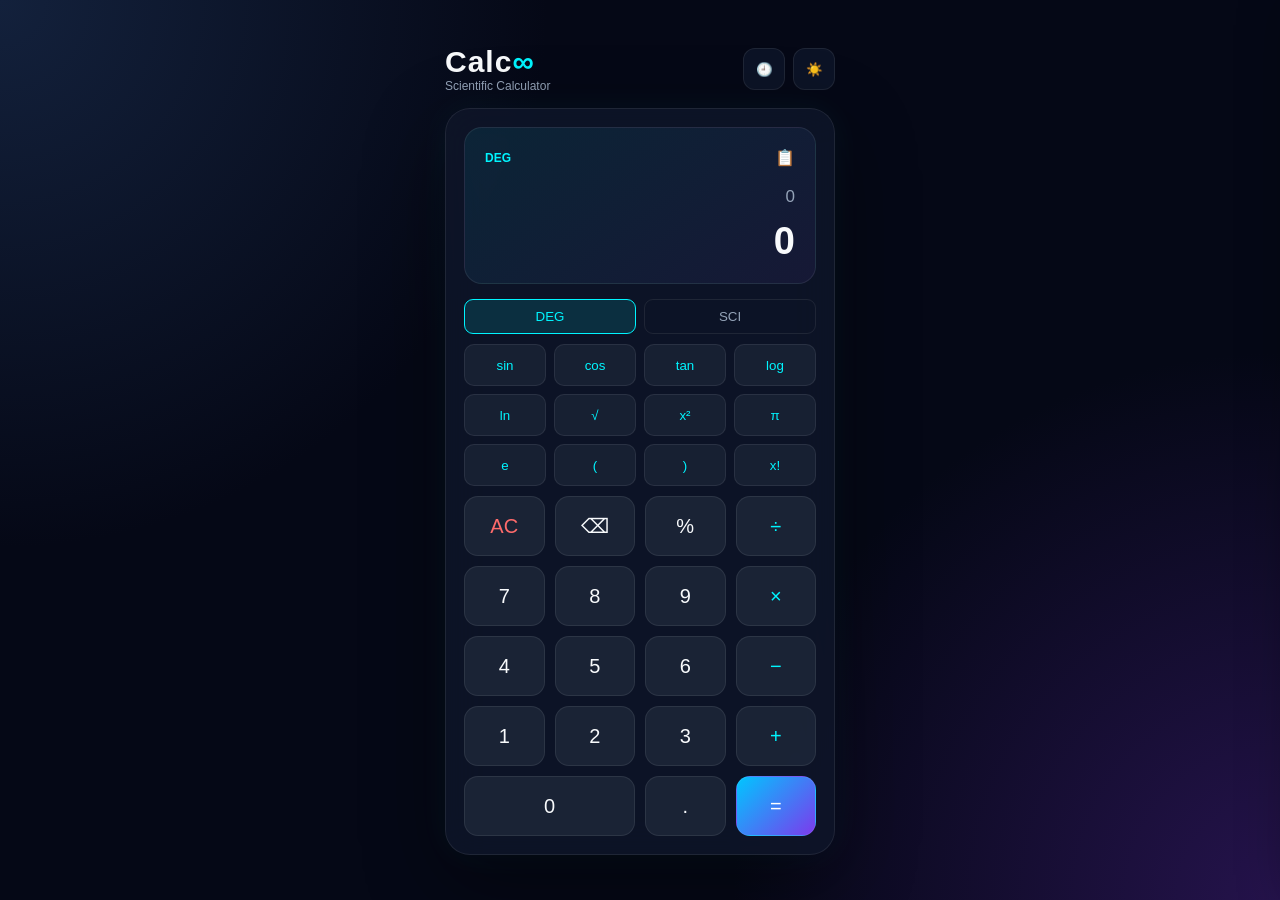
<file: Calculator/index.html>
<!DOCTYPE html>
<html lang="en">
<head>
    <meta charset="UTF-8">
    <meta name="viewport" content="width=device-width, initial-scale=1.0">

    <title>Neon Scientific Calculator</title>

    <link rel="stylesheet" href="style.css">
</head>

<body>

    <div class="app">

        <!-- TOP BAR -->
        <header class="topbar">
            <div>
                <h1>Calc<span>∞</span></h1>
                <p>Scientific Calculator</p>
            </div>

            <div class="top-actions">
                <button id="historyBtn" title="History">🕘</button>
                <button id="themeBtn" title="Change Theme">☀️</button>
            </div>
        </header>


        <!-- CALCULATOR -->
        <main class="calculator">

            <!-- DISPLAY -->
            <div class="display-box">

                <div class="display-top">
                    <span id="modeText">DEG</span>

                    <button id="copyBtn" title="Copy Result">
                        📋
                    </button>
                </div>

                <div id="expression">0</div>

                <div id="result">0</div>

            </div>


            <!-- MODE BAR -->
            <div class="mode-bar">

                <button id="angleBtn" class="active">
                    DEG
                </button>

                <button id="sciBtn">
                    SCI
                </button>

            </div>


            <!-- SCIENTIFIC BUTTONS -->
            <div id="scientificKeys" class="scientific-keys">

                <button onclick="appendFunction('sin')">
                    sin
                </button>

                <button onclick="appendFunction('cos')">
                    cos
                </button>

                <button onclick="appendFunction('tan')">
                    tan
                </button>

                <button onclick="appendFunction('log')">
                    log
                </button>

                <button onclick="appendFunction('ln')">
                    ln
                </button>

                <button onclick="appendFunction('sqrt')">
                    √
                </button>

                <button onclick="squareValue()">
                    x²
                </button>

                <button onclick="appendValue('π')">
                    π
                </button>

                <button onclick="appendValue('e')">
                    e
                </button>

                <button onclick="appendValue('(')">
                    (
                </button>

                <button onclick="appendValue(')')">
                    )
                </button>

                <button onclick="factorial()">
                    x!
                </button>

            </div>


            <!-- MAIN BUTTONS -->
            <div class="keys">

                <button class="danger" onclick="clearAll()">AC</button>

                <button onclick="deleteLast()">⌫</button>

                <button onclick="appendValue('%')">%</button>

                <button class="operator" onclick="appendValue('÷')">
                    ÷
                </button>


                <button onclick="appendValue('7')">7</button>
                <button onclick="appendValue('8')">8</button>
                <button onclick="appendValue('9')">9</button>

                <button class="operator" onclick="appendValue('×')">
                    ×
                </button>


                <button onclick="appendValue('4')">4</button>
                <button onclick="appendValue('5')">5</button>
                <button onclick="appendValue('6')">6</button>

                <button class="operator" onclick="appendValue('-')">
                    −
                </button>


                <button onclick="appendValue('1')">1</button>
                <button onclick="appendValue('2')">2</button>
                <button onclick="appendValue('3')">3</button>

                <button class="operator" onclick="appendValue('+')">
                    +
                </button>


                <button class="zero" onclick="appendValue('0')">
                    0
                </button>

                <button onclick="appendValue('.')">
                    .
                </button>

                <button class="equal" onclick="calculate()">
                    =
                </button>

            </div>

        </main>


        <!-- HISTORY PANEL -->
        <aside id="historyPanel" class="history-panel">

            <div class="history-header">
                <h2>History</h2>

                <button id="closeHistory">
                    ✕
                </button>
            </div>

            <div id="historyList">
                <p class="empty-history">
                    No calculations yet
                </p>
            </div>

            <button id="clearHistory" class="clear-history">
                Clear History
            </button>

        </aside>

    </div>


    <script src="script.js"></script>

</body>
</html>
</file>
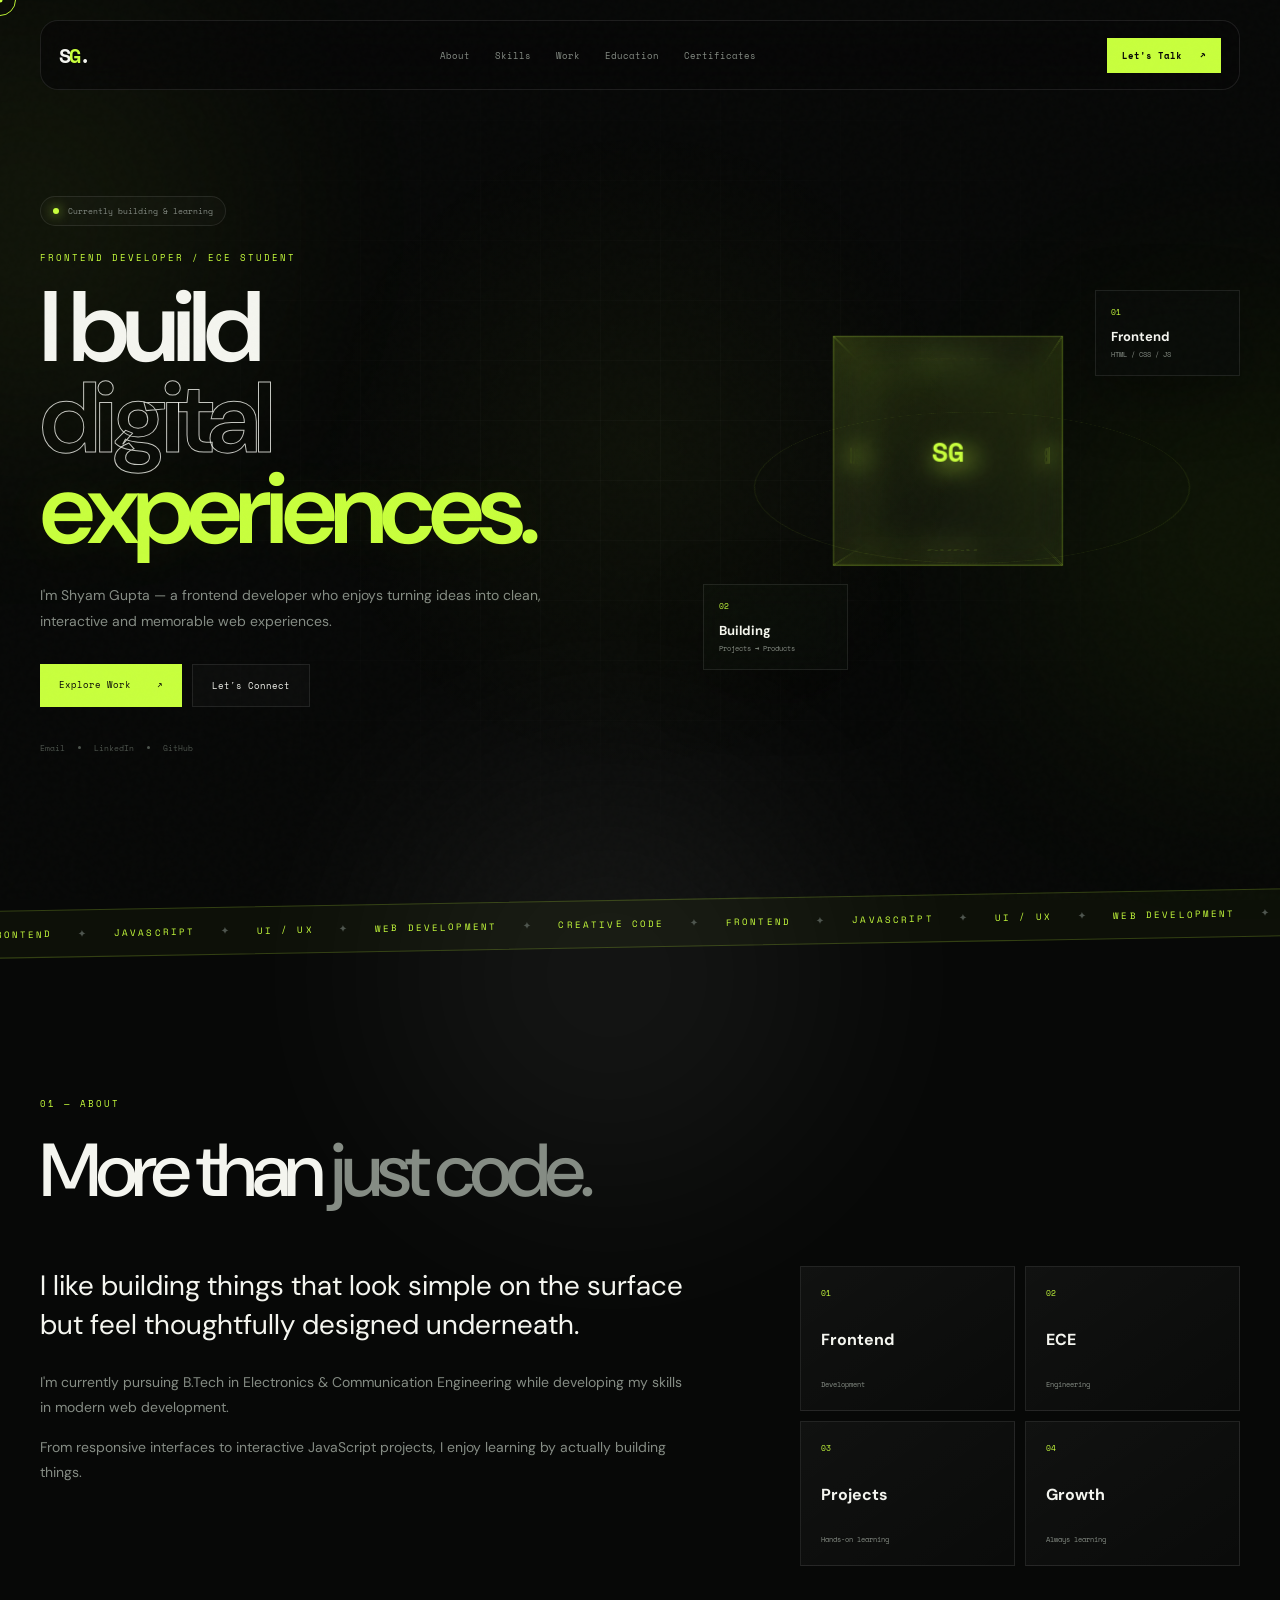
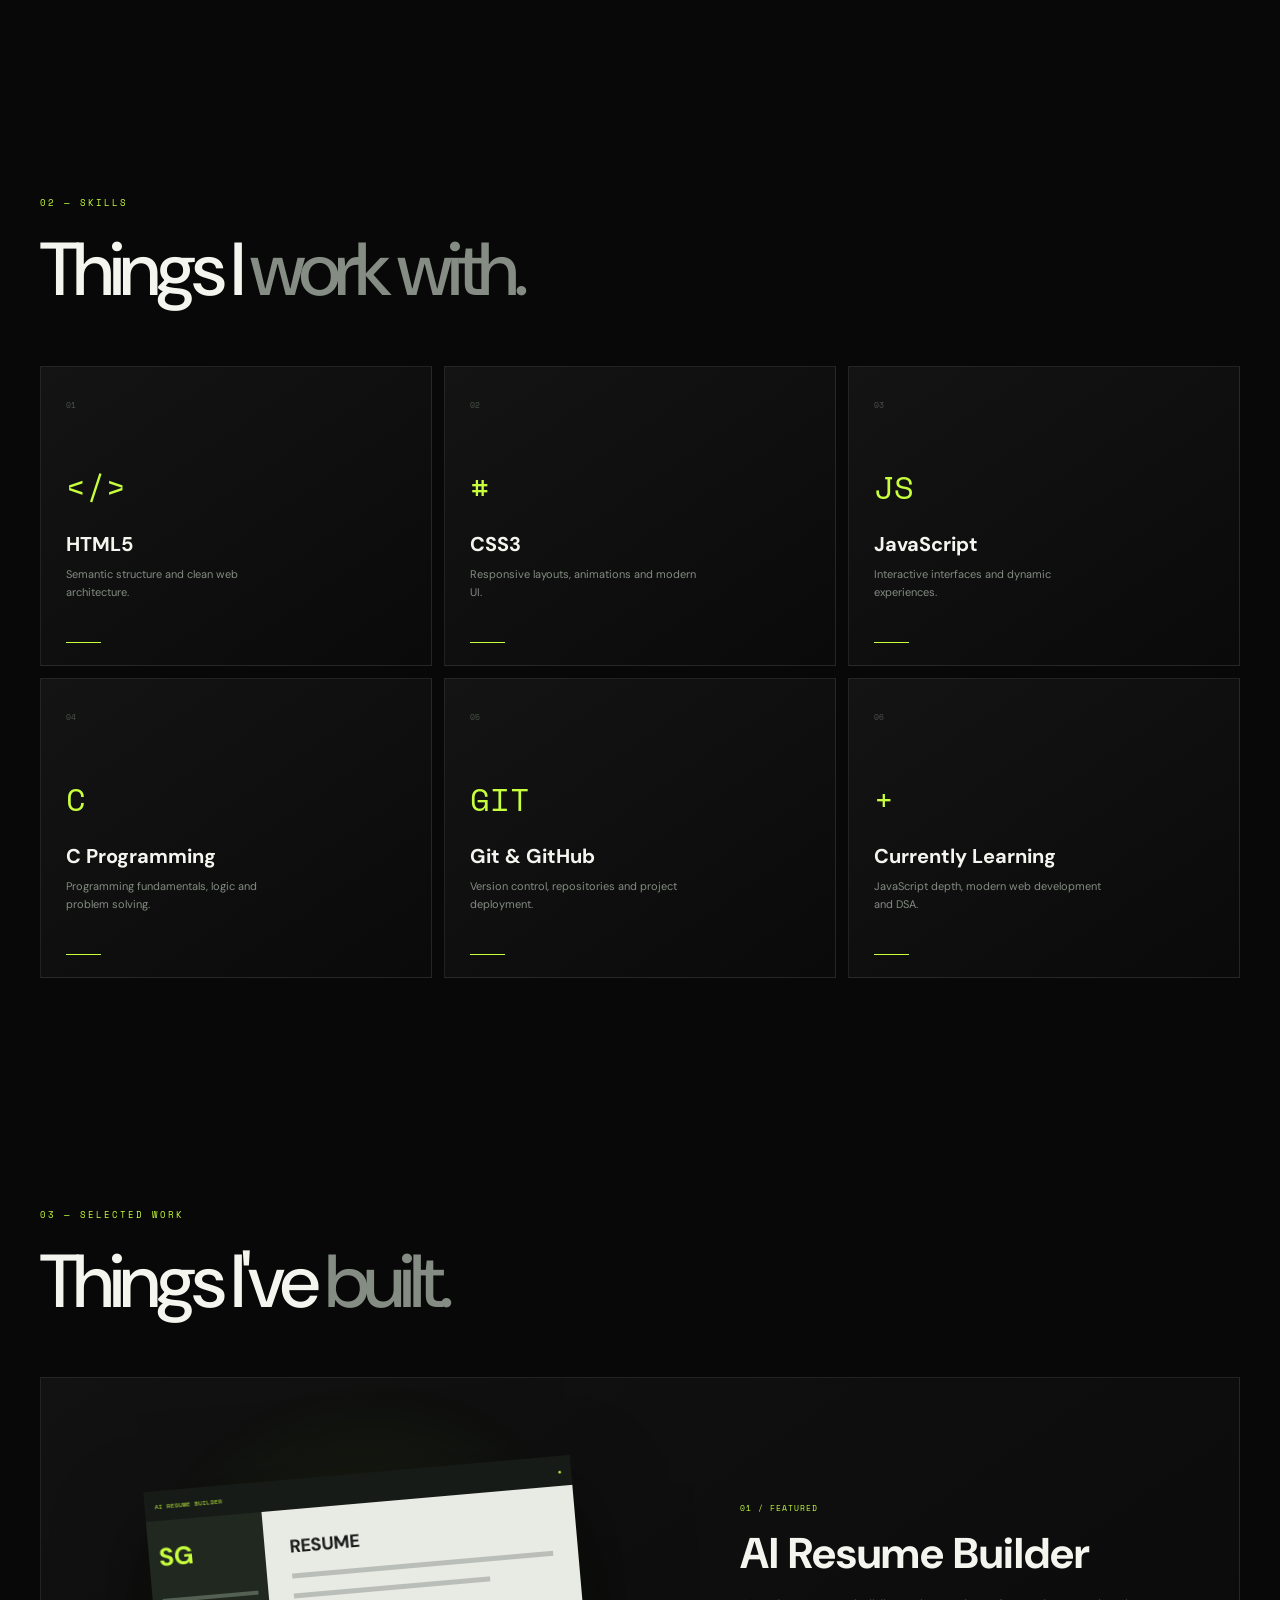
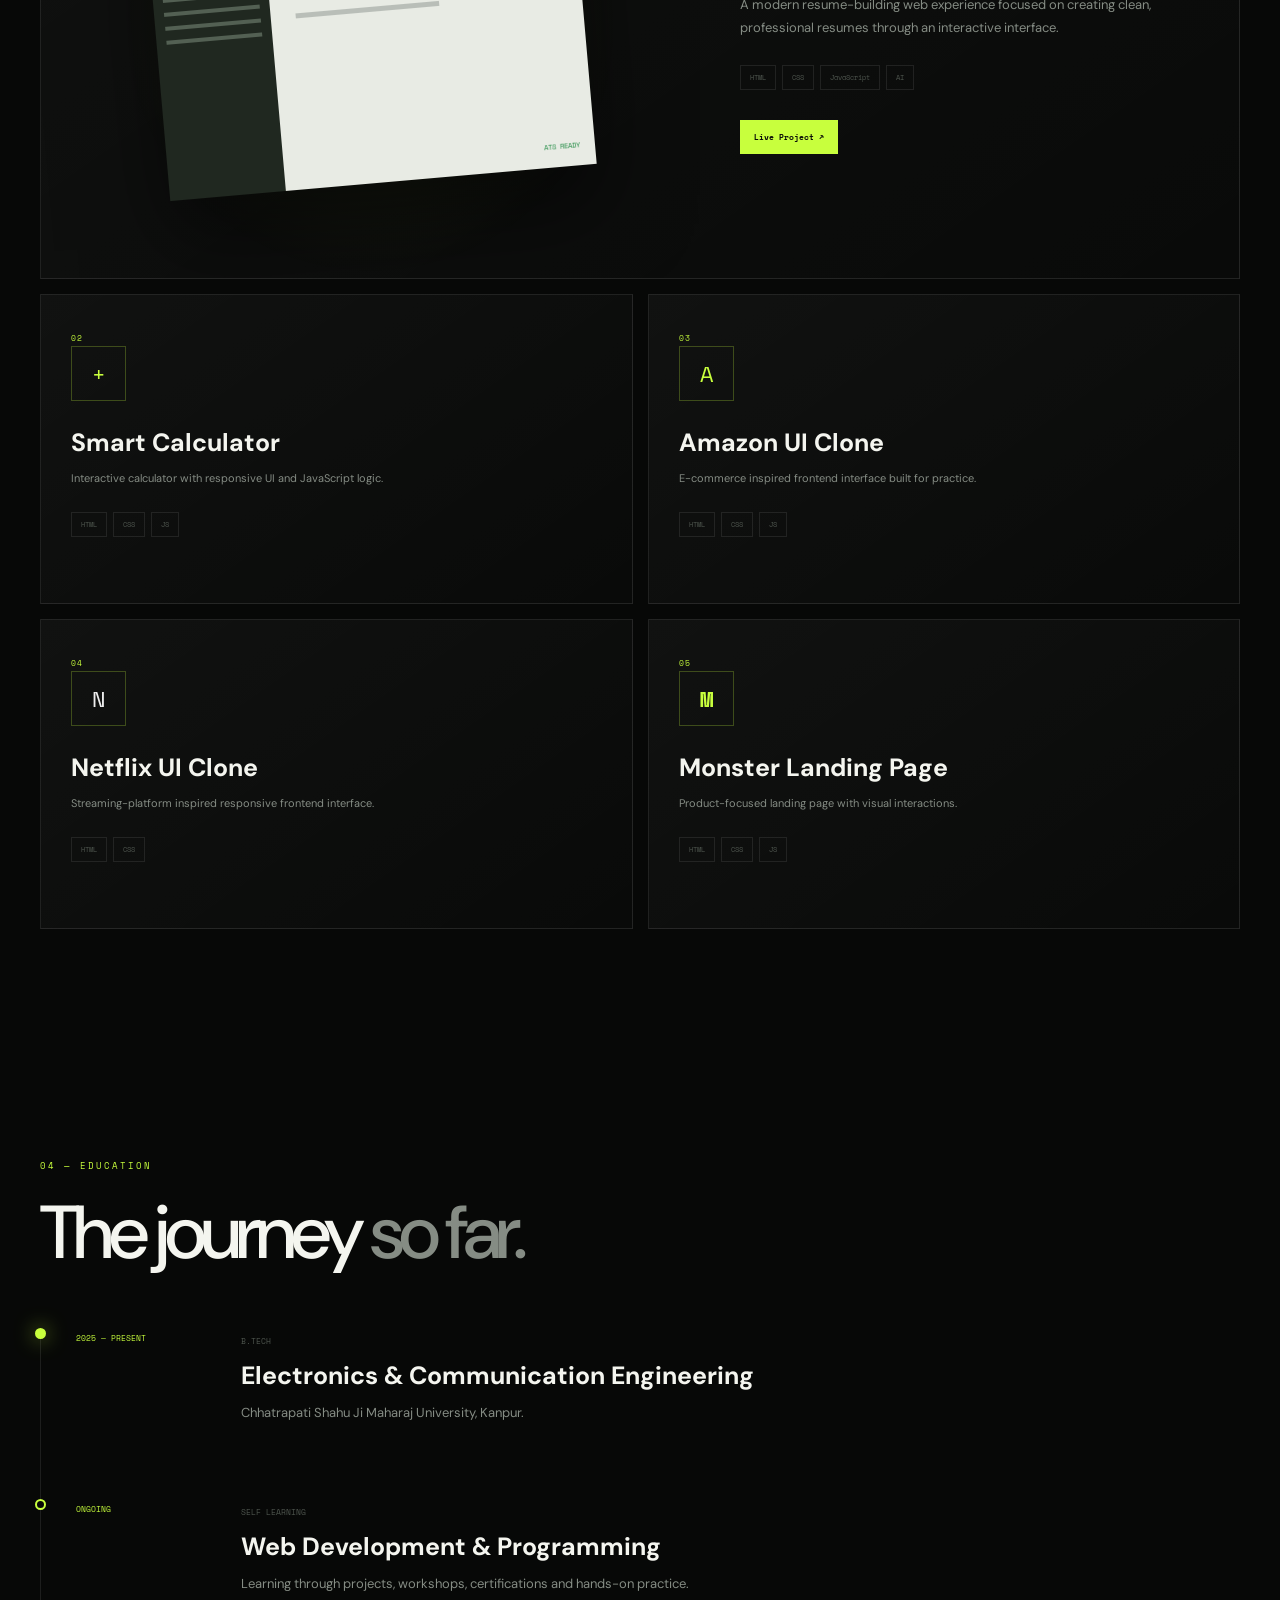
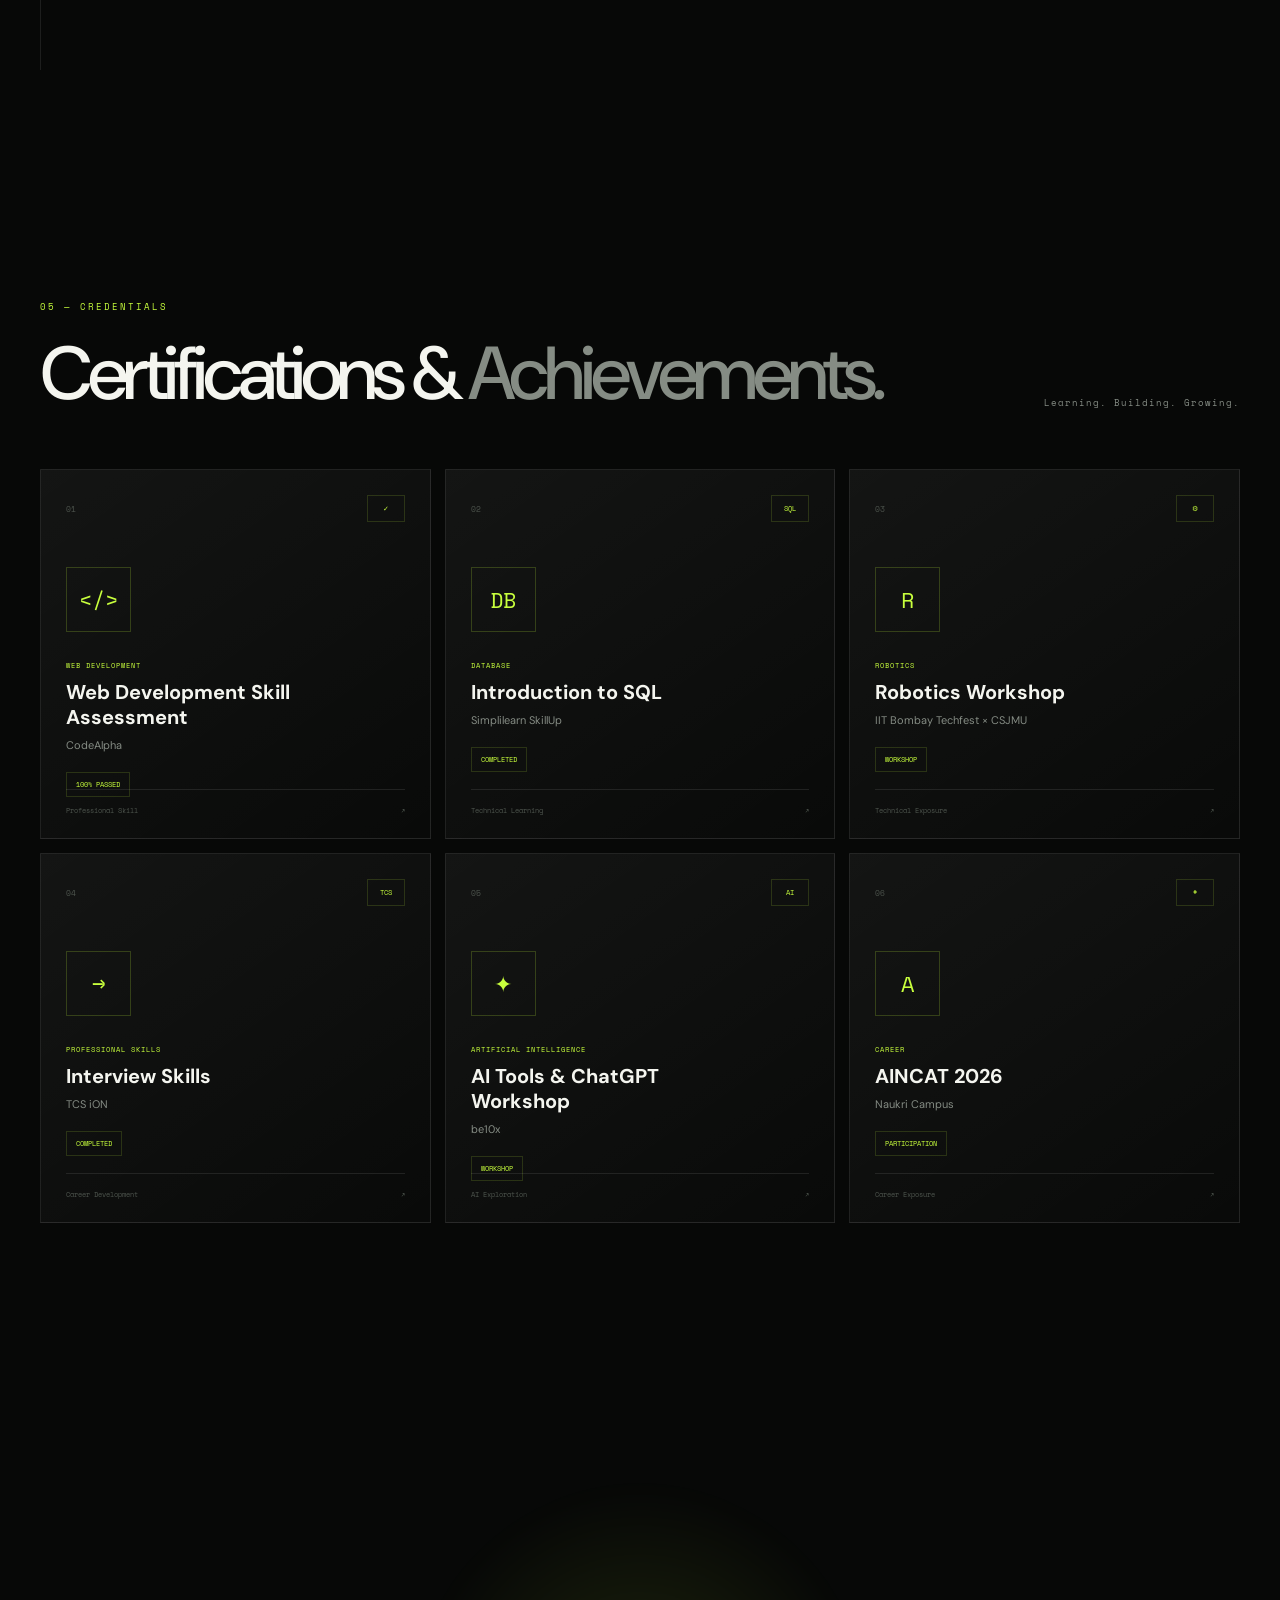
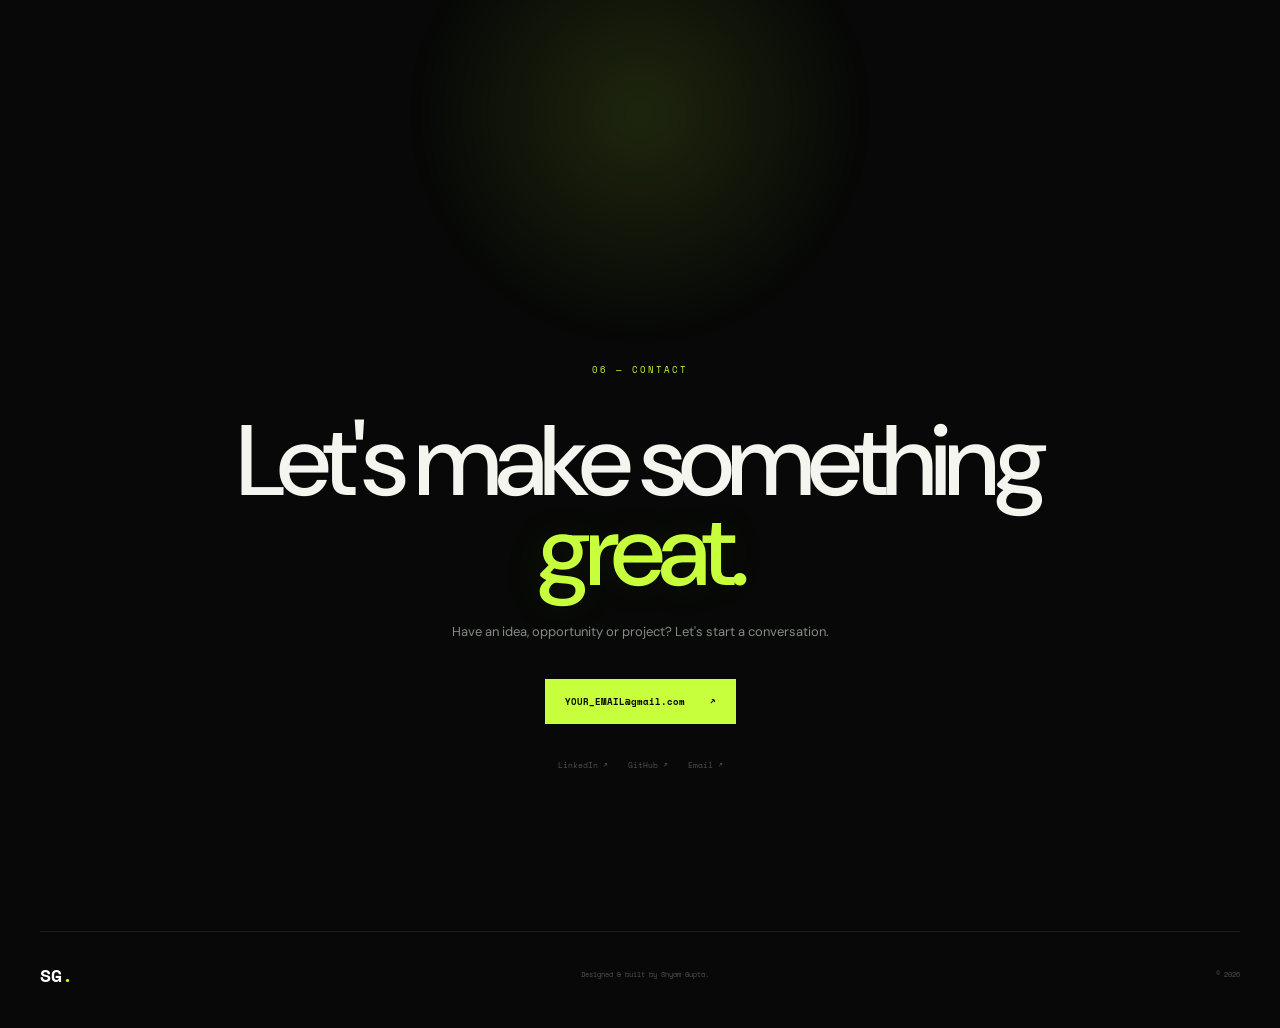
<file: portfolio/index.html>
<!DOCTYPE html>
<html lang="en">
<head>
    <meta charset="UTF-8">
    <meta name="viewport" content="width=device-width, initial-scale=1.0">

    <title>Shyam Gupta — Frontend Developer</title>

    <meta
        name="description"
        content="Shyam Gupta — Frontend Developer, ECE student and web developer."
    >

    <link rel="preconnect" href="https://fonts.googleapis.com">
    <link rel="preconnect" href="https://fonts.gstatic.com" crossorigin>

    <link
        href="https://fonts.googleapis.com/css2?family=DM+Sans:wght@400;500;600;700&family=Space+Mono:wght@400;700&display=swap"
        rel="stylesheet"
    >

    <link rel="stylesheet" href="style.css">
</head>

<body>

    <!-- ================= CURSOR ================= -->

    <div class="cursor"></div>
    <div class="cursor-dot"></div>

    <div class="scroll-progress"></div>

    <!-- ================= BACKGROUND ================= -->

    <div class="noise"></div>
    <div class="grid-bg"></div>

    <div class="floating-orb orb-a"></div>
    <div class="floating-orb orb-b"></div>
    <div class="floating-orb orb-c"></div>


    <!-- ================= NAVBAR ================= -->

    <header class="navbar">

        <a href="#home" class="logo">
            S<span>G</span>.
        </a>

        <nav class="desktop-nav">

            <a href="#about">About</a>
            <a href="#skills">Skills</a>
            <a href="#projects">Work</a>
            <a href="#education">Education</a>
            <a href="#certificates">Certificates</a>

        </nav>

        <a href="#contact" class="nav-button magnetic">
            Let's Talk <span>↗</span>
        </a>

        <button class="menu-button" id="menuButton">
            ☰
        </button>

    </header>


    <!-- MOBILE MENU -->

    <div class="mobile-menu" id="mobileMenu">

        <a href="#about">About</a>
        <a href="#skills">Skills</a>
        <a href="#projects">Work</a>
        <a href="#education">Education</a>
        <a href="#certificates">Certificates</a>
        <a href="#contact">Contact</a>

    </div>


    <!-- ================= HERO ================= -->

    <main>

        <section class="hero" id="home">

            <div class="hero-left">

                <div class="availability">
                    <span class="status-dot"></span>
                    Currently building & learning
                </div>

                <p class="eyebrow">
                    FRONTEND DEVELOPER / ECE STUDENT
                </p>

                <h1 class="hero-title">

                    I build
                    <br>

                    <span class="outline">digital</span>

                    <br>

                    <span class="lime">experiences.</span>

                </h1>

                <p class="hero-description">

                    I'm Shyam Gupta — a frontend developer who enjoys
                    turning ideas into clean, interactive and memorable
                    web experiences.

                </p>


                <div class="hero-actions">

                    <a
                        href="#projects"
                        class="primary-button magnetic"
                    >
                        Explore Work
                        <span>↗</span>
                    </a>

                    <a
                        href="#contact"
                        class="ghost-button magnetic"
                    >
                        Let's Connect
                    </a>

                </div>


                <div class="social-row">

                    <a
                        href="mailto:YOUR_EMAIL@gmail.com"
                    >
                        Email
                    </a>

                    <i></i>

                    <a
                        href="YOUR_LINKEDIN_URL"
                        target="_blank"
                    >
                        LinkedIn
                    </a>

                    <i></i>

                    <a
                        href="YOUR_GITHUB_URL"
                        target="_blank"
                    >
                        GitHub
                    </a>

                </div>

            </div>


            <!-- 3D HERO OBJECT -->

            <div class="hero-right">

                <div class="scene">

                    <div class="cube">

                        <div class="cube-face front">
                            SG
                        </div>

                        <div class="cube-face back">
                            CODE
                        </div>

                        <div class="cube-face right">
                            WEB
                        </div>

                        <div class="cube-face left">
                            BUILD
                        </div>

                        <div class="cube-face top">
                            CREATE
                        </div>

                        <div class="cube-face bottom">
                            2026
                        </div>

                    </div>

                </div>


                <div class="floating-info info-one">

                    <span>01</span>

                    <strong>
                        Frontend
                    </strong>

                    <small>
                        HTML / CSS / JS
                    </small>

                </div>


                <div class="floating-info info-two">

                    <span>02</span>

                    <strong>
                        Building
                    </strong>

                    <small>
                        Projects → Products
                    </small>

                </div>


                <div class="hero-ring"></div>

            </div>

        </section>


        <!-- ================= MARQUEE ================= -->

        <div class="marquee">

            <div class="marquee-track">

                <span>FRONTEND</span>
                <b>✦</b>

                <span>JAVASCRIPT</span>
                <b>✦</b>

                <span>UI / UX</span>
                <b>✦</b>

                <span>WEB DEVELOPMENT</span>
                <b>✦</b>

                <span>CREATIVE CODE</span>
                <b>✦</b>

                <span>FRONTEND</span>
                <b>✦</b>

                <span>JAVASCRIPT</span>
                <b>✦</b>

                <span>UI / UX</span>
                <b>✦</b>

                <span>WEB DEVELOPMENT</span>
                <b>✦</b>

            </div>

        </div>


        <!-- ================= ABOUT ================= -->

        <section class="section reveal" id="about">

            <div class="section-label">
                01 — ABOUT
            </div>

            <div class="section-heading">

                <h2>
                    More than
                    <span>just code.</span>
                </h2>

            </div>


            <div class="about-layout">

                <div class="about-main">

                    <p class="large-text">

                        I like building things that look simple
                        on the surface but feel thoughtfully
                        designed underneath.

                    </p>

                    <p>

                        I'm currently pursuing B.Tech in Electronics
                        & Communication Engineering while developing
                        my skills in modern web development.

                    </p>

                    <p>

                        From responsive interfaces to interactive
                        JavaScript projects, I enjoy learning by
                        actually building things.

                    </p>

                </div>


                <div class="about-panel">

                    <div>
                        <span>01</span>
                        <strong>Frontend</strong>
                        <small>Development</small>
                    </div>

                    <div>
                        <span>02</span>
                        <strong>ECE</strong>
                        <small>Engineering</small>
                    </div>

                    <div>
                        <span>03</span>
                        <strong>Projects</strong>
                        <small>Hands-on learning</small>
                    </div>

                    <div>
                        <span>04</span>
                        <strong>Growth</strong>
                        <small>Always learning</small>
                    </div>

                </div>

            </div>

        </section>


        <!-- ================= SKILLS ================= -->

        <section class="section reveal" id="skills">

            <div class="section-label">
                02 — SKILLS
            </div>

            <div class="section-heading">

                <h2>
                    Things I
                    <span>work with.</span>
                </h2>

            </div>


            <div class="skills">

                <div class="skill-card tilt">

                    <span class="card-number">01</span>

                    <div class="skill-symbol">
                        &lt;/&gt;
                    </div>

                    <h3>HTML5</h3>

                    <p>
                        Semantic structure and clean
                        web architecture.
                    </p>

                    <div class="skill-line"></div>

                </div>


                <div class="skill-card tilt">

                    <span class="card-number">02</span>

                    <div class="skill-symbol">
                        #
                    </div>

                    <h3>CSS3</h3>

                    <p>
                        Responsive layouts, animations
                        and modern UI.
                    </p>

                    <div class="skill-line"></div>

                </div>


                <div class="skill-card tilt">

                    <span class="card-number">03</span>

                    <div class="skill-symbol">
                        JS
                    </div>

                    <h3>JavaScript</h3>

                    <p>
                        Interactive interfaces and
                        dynamic experiences.
                    </p>

                    <div class="skill-line"></div>

                </div>


                <div class="skill-card tilt">

                    <span class="card-number">04</span>

                    <div class="skill-symbol">
                        C
                    </div>

                    <h3>C Programming</h3>

                    <p>
                        Programming fundamentals,
                        logic and problem solving.
                    </p>

                    <div class="skill-line"></div>

                </div>


                <div class="skill-card tilt">

                    <span class="card-number">05</span>

                    <div class="skill-symbol">
                        GIT
                    </div>

                    <h3>Git & GitHub</h3>

                    <p>
                        Version control, repositories
                        and project deployment.
                    </p>

                    <div class="skill-line"></div>

                </div>


                <div class="skill-card tilt learning-card">

                    <span class="card-number">06</span>

                    <div class="skill-symbol">
                        +
                    </div>

                    <h3>Currently Learning</h3>

                    <p>
                        JavaScript depth, modern web
                        development and DSA.
                    </p>

                    <div class="skill-line"></div>

                </div>

            </div>

        </section>


        <!-- ================= PROJECTS ================= -->

        <section class="section reveal" id="projects">

            <div class="section-label">
                03 — SELECTED WORK
            </div>

            <div class="section-heading">

                <h2>
                    Things I've
                    <span>built.</span>
                </h2>

            </div>


            <div class="project-stack">


                <!-- FEATURED -->

                <article class="project featured-project tilt">

                    <div class="project-visual">

                        <div class="resume-ui">

                            <div class="resume-top">
                                AI RESUME BUILDER
                                <span>●</span>
                            </div>

                            <div class="resume-content">

                                <div class="resume-sidebar">
                                    <b>SG</b>
                                    <i></i>
                                    <i></i>
                                    <i></i>
                                    <i></i>
                                </div>

                                <div class="resume-main">

                                    <strong>
                                        RESUME
                                    </strong>

                                    <div></div>
                                    <div></div>
                                    <div></div>

                                    <span>
                                        ATS READY
                                    </span>

                                </div>

                            </div>

                        </div>

                    </div>


                    <div class="project-details">

                        <span class="project-index">
                            01 / FEATURED
                        </span>

                        <h3>
                            AI Resume Builder
                        </h3>

                        <p>

                            A modern resume-building web experience
                            focused on creating clean, professional
                            resumes through an interactive interface.

                        </p>

                        <div class="tech-stack">

                            <span>HTML</span>
                            <span>CSS</span>
                            <span>JavaScript</span>
                            <span>AI</span>

                        </div>

                        <a
                            href="https://dilrajgupta19-jpg.github.io/AI-Resume-Builder/"
                            target="_blank"
                            class="project-button"
                        >
                            Live Project ↗
                        </a>

                    </div>

                </article>


                <div class="small-projects">


                    <article class="project small-project tilt">

                        <span class="project-index">
                            02
                        </span>

                        <div class="mini-icon">
                            +
                        </div>

                        <h3>
                            Smart Calculator
                        </h3>

                        <p>
                            Interactive calculator with
                            responsive UI and JavaScript logic.
                        </p>

                        <div class="tech-stack">
                            <span>HTML</span>
                            <span>CSS</span>
                            <span>JS</span>
                        </div>

                    </article>


                    <article class="project small-project tilt">

                        <span class="project-index">
                            03
                        </span>

                        <div class="mini-icon">
                            A
                        </div>

                        <h3>
                            Amazon UI Clone
                        </h3>

                        <p>
                            E-commerce inspired frontend
                            interface built for practice.
                        </p>

                        <div class="tech-stack">
                            <span>HTML</span>
                            <span>CSS</span>
                            <span>JS</span>
                        </div>

                    </article>


                    <article class="project small-project tilt">

                        <span class="project-index">
                            04
                        </span>

                        <div class="mini-icon netflix">
                            N
                        </div>

                        <h3>
                            Netflix UI Clone
                        </h3>

                        <p>
                            Streaming-platform inspired
                            responsive frontend interface.
                        </p>

                        <div class="tech-stack">
                            <span>HTML</span>
                            <span>CSS</span>
                        </div>

                    </article>


                    <article class="project small-project tilt">

                        <span class="project-index">
                            05
                        </span>

                        <div class="mini-icon monster">
                            M
                        </div>

                        <h3>
                            Monster Landing Page
                        </h3>

                        <p>
                            Product-focused landing page
                            with visual interactions.
                        </p>

                        <div class="tech-stack">
                            <span>HTML</span>
                            <span>CSS</span>
                            <span>JS</span>
                        </div>

                    </article>

                </div>

            </div>

        </section>


        <!-- ================= EDUCATION ================= -->

        <section class="section reveal" id="education">

            <div class="section-label">
                04 — EDUCATION
            </div>

            <div class="section-heading">

                <h2>
                    The journey
                    <span>so far.</span>
                </h2>

            </div>


            <div class="timeline">

                <div class="timeline-item active">

                    <div class="timeline-year">
                        2025 — PRESENT
                    </div>

                    <div class="timeline-dot"></div>

                    <div class="timeline-content">

                        <span>
                            B.TECH
                        </span>

                        <h3>
                            Electronics & Communication Engineering
                        </h3>

                        <p>
                            Chhatrapati Shahu Ji Maharaj University,
                            Kanpur.
                        </p>

                    </div>

                </div>


                <div class="timeline-item">

                    <div class="timeline-year">
                        ONGOING
                    </div>

                    <div class="timeline-dot"></div>

                    <div class="timeline-content">

                        <span>
                            SELF LEARNING
                        </span>

                        <h3>
                            Web Development & Programming
                        </h3>

                        <p>
                            Learning through projects, workshops,
                            certifications and hands-on practice.
                        </p>

                    </div>

                </div>

            </div>

        </section>


        <!-- ================= CERTIFICATES ================= -->

        <section
            class="section reveal certificate-section"
            id="certificates"
        >

            <div class="section-label">
                05 — CREDENTIALS
            </div>

            <div class="section-heading certificate-heading">

                <h2>
                    Certifications &
                    <span>Achievements.</span>
                </h2>

                <p>
                    Learning. Building. Growing.
                </p>

            </div>


            <div class="certificate-grid">


                <!-- 01 -->

                <article class="certificate-card tilt">

                    <div class="certificate-top">

                        <span class="certificate-no">
                            01
                        </span>

                        <span class="certificate-mark">
                            ✓
                        </span>

                    </div>

                    <div class="certificate-icon">
                        &lt;/&gt;
                    </div>

                    <span class="certificate-type">
                        WEB DEVELOPMENT
                    </span>

                    <h3>
                        Web Development
                        Skill Assessment
                    </h3>

                    <p>
                        CodeAlpha
                    </p>

                    <div class="certificate-result">
                        100% PASSED
                    </div>

                    <div class="certificate-bottom">
                        <span>Professional Skill</span>
                        <span>↗</span>
                    </div>

                </article>


                <!-- 02 -->

                <article class="certificate-card tilt">

                    <div class="certificate-top">

                        <span class="certificate-no">
                            02
                        </span>

                        <span class="certificate-mark">
                            SQL
                        </span>

                    </div>

                    <div class="certificate-icon">
                        DB
                    </div>

                    <span class="certificate-type">
                        DATABASE
                    </span>

                    <h3>
                        Introduction to SQL
                    </h3>

                    <p>
                        Simplilearn SkillUp
                    </p>

                    <div class="certificate-result">
                        COMPLETED
                    </div>

                    <div class="certificate-bottom">
                        <span>Technical Learning</span>
                        <span>↗</span>
                    </div>

                </article>


                <!-- 03 -->

                <article class="certificate-card tilt">

                    <div class="certificate-top">

                        <span class="certificate-no">
                            03
                        </span>

                        <span class="certificate-mark">
                            ⚙
                        </span>

                    </div>

                    <div class="certificate-icon">
                        R
                    </div>

                    <span class="certificate-type">
                        ROBOTICS
                    </span>

                    <h3>
                        Robotics Workshop
                    </h3>

                    <p>
                        IIT Bombay Techfest × CSJMU
                    </p>

                    <div class="certificate-result">
                        WORKSHOP
                    </div>

                    <div class="certificate-bottom">
                        <span>Technical Exposure</span>
                        <span>↗</span>
                    </div>

                </article>


                <!-- 04 -->

                <article class="certificate-card tilt">

                    <div class="certificate-top">

                        <span class="certificate-no">
                            04
                        </span>

                        <span class="certificate-mark">
                            TCS
                        </span>

                    </div>

                    <div class="certificate-icon">
                        →
                    </div>

                    <span class="certificate-type">
                        PROFESSIONAL SKILLS
                    </span>

                    <h3>
                        Interview Skills
                    </h3>

                    <p>
                        TCS iON
                    </p>

                    <div class="certificate-result">
                        COMPLETED
                    </div>

                    <div class="certificate-bottom">
                        <span>Career Development</span>
                        <span>↗</span>
                    </div>

                </article>


                <!-- 05 -->

                <article class="certificate-card tilt">

                    <div class="certificate-top">

                        <span class="certificate-no">
                            05
                        </span>

                        <span class="certificate-mark">
                            AI
                        </span>

                    </div>

                    <div class="certificate-icon">
                        ✦
                    </div>

                    <span class="certificate-type">
                        ARTIFICIAL INTELLIGENCE
                    </span>

                    <h3>
                        AI Tools & ChatGPT Workshop
                    </h3>

                    <p>
                        be10x
                    </p>

                    <div class="certificate-result">
                        WORKSHOP
                    </div>

                    <div class="certificate-bottom">
                        <span>AI Exploration</span>
                        <span>↗</span>
                    </div>

                </article>


                <!-- 06 -->

                <article class="certificate-card tilt">

                    <div class="certificate-top">

                        <span class="certificate-no">
                            06
                        </span>

                        <span class="certificate-mark">
                            #
                        </span>

                    </div>

                    <div class="certificate-icon">
                        A
                    </div>

                    <span class="certificate-type">
                        CAREER
                    </span>

                    <h3>
                        AINCAT 2026
                    </h3>

                    <p>
                        Naukri Campus
                    </p>

                    <div class="certificate-result">
                        PARTICIPATION
                    </div>

                    <div class="certificate-bottom">
                        <span>Career Exposure</span>
                        <span>↗</span>
                    </div>

                </article>

            </div>

        </section>


        <!-- ================= CONTACT ================= -->

        <section
            class="contact-section reveal"
            id="contact"
        >

            <div class="contact-glow"></div>

            <span class="section-label">
                06 — CONTACT
            </span>

            <h2>
                Let's make
                something
                <span>great.</span>
            </h2>

            <p>
                Have an idea, opportunity or project?
                Let's start a conversation.
            </p>


            <a
                href="mailto:YOUR_EMAIL@gmail.com"
                class="contact-button magnetic"
            >
                YOUR_EMAIL@gmail.com
                <span>↗</span>
            </a>


            <div class="contact-links">

                <a
                    href="YOUR_LINKEDIN_URL"
                    target="_blank"
                >
                    LinkedIn ↗
                </a>

                <a
                    href="YOUR_GITHUB_URL"
                    target="_blank"
                >
                    GitHub ↗
                </a>

                <a
                    href="mailto:YOUR_EMAIL@gmail.com"
                >
                    Email ↗
                </a>

            </div>

        </section>

    </main>


    <!-- ================= FOOTER ================= -->

    <footer>

        <div class="footer-left">
            SG<span>.</span>
        </div>

        <div>
            Designed & built by Shyam Gupta.
        </div>

        <div>
            © 2026
        </div>

    </footer>


    <script src="script.js"></script>

</body>
</html>
</file>
<file: Calculator/style.css>
* {
    margin: 0;
    padding: 0;
    box-sizing: border-box;
    font-family: "Segoe UI", Arial, sans-serif;
}

:root {
    --bg: #050816;
    --card: rgba(15, 23, 42, 0.82);
    --button: rgba(30, 41, 59, 0.8);
    --text: #f8fafc;
    --muted: #94a3b8;
    --neon: #00f5ff;
    --purple: #8b5cf6;
    --danger: #ef4444;
    --border: rgba(255,255,255,0.08);
}

body.light {
    --bg: #e2e8f0;
    --card: rgba(255,255,255,0.9);
    --button: #e2e8f0;
    --text: #0f172a;
    --muted: #475569;
    --border: rgba(15,23,42,0.1);
}

body {
    min-height: 100vh;

    display: flex;
    justify-content: center;
    align-items: center;

    background:
        radial-gradient(circle at top left, #13213c, transparent 35%),
        radial-gradient(circle at bottom right, #25134c, transparent 35%),
        var(--bg);

    color: var(--text);

    transition: 0.4s;
}


/* APP */

.app {
    width: 100%;
    max-width: 430px;
    padding: 20px;
}


/* TOP BAR */

.topbar {
    display: flex;
    justify-content: space-between;
    align-items: center;

    margin-bottom: 15px;
}

.topbar h1 {
    font-size: 30px;
    letter-spacing: 1px;
}

.topbar h1 span {
    color: var(--neon);
}

.topbar p {
    color: var(--muted);
    font-size: 12px;
}

.top-actions {
    display: flex;
    gap: 8px;
}

.top-actions button {
    width: 42px;
    height: 42px;

    border: 1px solid var(--border);
    border-radius: 12px;

    background: var(--card);
    color: var(--text);

    cursor: pointer;

    transition: 0.25s;
}

.top-actions button:hover {
    transform: translateY(-3px);
    border-color: var(--neon);
}


/* CALCULATOR */

.calculator {
    padding: 18px;

    border: 1px solid var(--border);
    border-radius: 25px;

    background: var(--card);

    backdrop-filter: blur(20px);

    box-shadow:
        0 25px 80px rgba(0,0,0,0.45),
        0 0 35px rgba(0,245,255,0.06);
}


/* DISPLAY */

.display-box {
    min-height: 150px;

    padding: 20px;

    border-radius: 18px;

    background:
        linear-gradient(
            145deg,
            rgba(0,245,255,0.08),
            rgba(139,92,246,0.08)
        );

    border: 1px solid var(--border);

    margin-bottom: 15px;

    overflow: hidden;
}

.display-top {
    display: flex;
    justify-content: space-between;
    align-items: center;
}

#modeText {
    color: var(--neon);
    font-size: 12px;
    font-weight: bold;
}

#copyBtn {
    border: none;
    background: transparent;
    cursor: pointer;
    font-size: 16px;
}

#expression {
    margin-top: 20px;

    min-height: 25px;

    text-align: right;

    color: var(--muted);

    font-size: 17px;

    word-break: break-all;
}

#result {
    margin-top: 8px;

    text-align: right;

    font-size: 38px;
    font-weight: 600;

    color: var(--text);

    word-break: break-all;
}


/* MODE BAR */

.mode-bar {
    display: grid;
    grid-template-columns: 1fr 1fr;

    gap: 8px;

    margin-bottom: 10px;
}

.mode-bar button {
    height: 35px;

    border: 1px solid var(--border);
    border-radius: 9px;

    background: transparent;
    color: var(--muted);

    cursor: pointer;
}

.mode-bar button.active {
    background: rgba(0,245,255,0.12);
    color: var(--neon);
    border-color: var(--neon);
}


/* SCIENTIFIC */

.scientific-keys {
    display: grid;

    grid-template-columns: repeat(4, 1fr);

    gap: 8px;

    margin-bottom: 10px;
}

.scientific-keys button {
    height: 42px;

    border: 1px solid var(--border);
    border-radius: 10px;

    background: rgba(30,41,59,0.65);

    color: var(--neon);

    cursor: pointer;

    transition: 0.2s;
}

.scientific-keys button:hover {
    background: rgba(0,245,255,0.12);
}


/* MAIN KEYS */

.keys {
    display: grid;

    grid-template-columns: repeat(4, 1fr);

    gap: 10px;
}

.keys button {
    height: 60px;

    border: 1px solid var(--border);
    border-radius: 14px;

    background: var(--button);

    color: var(--text);

    font-size: 20px;

    cursor: pointer;

    transition: 0.18s;
}

.keys button:hover {
    transform: translateY(-3px);

    border-color: rgba(0,245,255,0.5);
}

.keys button:active {
    transform: scale(0.94);
}

.operator {
    color: var(--neon) !important;
}

.equal {
    background: linear-gradient(
        135deg,
        #00c6ff,
        #7c3aed
    ) !important;

    color: white !important;
}

.danger {
    color: #ff6b6b !important;
}

.zero {
    grid-column: span 2;
}


/* HISTORY */

.history-panel {
    position: fixed;

    top: 0;
    right: -390px;

    width: 360px;
    max-width: 90%;

    height: 100vh;

    padding: 25px;

    background: #0b1220;

    border-left: 1px solid var(--border);

    z-index: 1000;

    transition: 0.35s;

    box-shadow: -20px 0 50px rgba(0,0,0,0.3);
}

.history-panel.open {
    right: 0;
}

.history-header {
    display: flex;
    justify-content: space-between;
    align-items: center;

    margin-bottom: 25px;
}

.history-header button {
    border: none;
    background: transparent;
    color: white;
    font-size: 20px;
    cursor: pointer;
}

.history-item {
    padding: 15px;

    margin-bottom: 10px;

    border-radius: 12px;

    background: rgba(255,255,255,0.05);

    cursor: pointer;
}

.history-item .old-expression {
    color: #94a3b8;
    font-size: 13px;
}

.history-item .old-result {
    margin-top: 5px;

    color: var(--neon);

    font-size: 18px;
}

.empty-history {
    color: #64748b;
    text-align: center;
    margin-top: 50px;
}

.clear-history {
    position: absolute;

    bottom: 25px;
    left: 25px;
    right: 25px;

    height: 45px;

    border: 1px solid #ef4444;
    border-radius: 10px;

    background: transparent;

    color: #ef4444;

    cursor: pointer;
}


/* MOBILE */

@media (max-width: 450px) {

    .app {
        padding: 10px;
    }

    .calculator {
        padding: 12px;
    }

    .keys button {
        height: 55px;
    }

    #result {
        font-size: 32px;
    }

    .history-panel {
        width: 100%;
        max-width: 100%;
    }
}
</file>
<file: portfolio/style.css>
/* =========================================================
   RESET
========================================================= */

* {
    margin: 0;
    padding: 0;
    box-sizing: border-box;
}

html {
    scroll-behavior: smooth;
}

body {
    background: #070807;
    color: #f4f5ef;

    font-family:
        "DM Sans",
        sans-serif;

    overflow-x: hidden;
}

a {
    text-decoration: none;
    color: inherit;
}

button {
    font: inherit;
}

::selection {
    background: #c8ff3d;
    color: #070807;
}


/* =========================================================
   VARIABLES
========================================================= */

:root {

    --bg: #070807;

    --card: #101310;

    --card2: #151915;

    --white: #f4f5ef;

    --muted: #858c84;

    --dim: #4e554e;

    --lime: #c8ff3d;

    --border:
        rgba(255,255,255,0.09);

    --mono:
        "Space Mono",
        monospace;
}


/* =========================================================
   NOISE
========================================================= */

.noise {

    position: fixed;

    inset: 0;

    z-index: 9996;

    pointer-events: none;

    opacity: 0.025;

    background-image:
        url("data:image/svg+xml,%3Csvg viewBox='0 0 180 180' xmlns='http://www.w3.org/2000/svg'%3E%3Cfilter id='n'%3E%3CfeTurbulence type='fractalNoise' baseFrequency='.9' numOctaves='3' stitchTiles='stitch'/%3E%3C/filter%3E%3Crect width='100%25' height='100%25' filter='url(%23n)' opacity='.7'/%3E%3C/svg%3E");
}


/* =========================================================
   GRID BACKGROUND
========================================================= */

.grid-bg {

    position: fixed;

    inset: 0;

    z-index: -10;

    pointer-events: none;

    background-image:
        linear-gradient(
            rgba(255,255,255,0.025) 1px,
            transparent 1px
        ),
        linear-gradient(
            90deg,
            rgba(255,255,255,0.025) 1px,
            transparent 1px
        );

    background-size: 60px 60px;

    mask-image:
        radial-gradient(
            ellipse at center,
            black,
            transparent 80%
        );

    animation:
        gridMove 20s linear infinite;
}

@keyframes gridMove {

    to {
        background-position:
            60px 60px,
            60px 60px;
    }

}


/* =========================================================
   FLOATING ORBS
========================================================= */

.floating-orb {

    position: fixed;

    width: 450px;
    height: 450px;

    border-radius: 50%;

    filter: blur(120px);

    opacity: 0.06;

    z-index: -9;

    pointer-events: none;

    animation:
        orbFloat 10s ease-in-out infinite alternate;
}

.orb-a {

    background: #c8ff3d;

    top: 0;
    left: -200px;
}

.orb-b {

    background: #9eff00;

    right: -200px;
    top: 35%;

    animation-delay: 2s;
}

.orb-c {

    background: white;

    left: 30%;
    bottom: -300px;

    animation-delay: 4s;
}

@keyframes orbFloat {

    to {
        transform:
            translate(100px,-60px)
            scale(1.2);
    }

}


/* =========================================================
   CURSOR
========================================================= */

.cursor {

    position: fixed;

    width: 32px;
    height: 32px;

    border: 1px solid var(--lime);

    border-radius: 50%;

    pointer-events: none;

    z-index: 10000;

    transform:
        translate(-50%,-50%);

    transition:
        width .25s,
        height .25s,
        background .25s;

    mix-blend-mode: difference;
}

.cursor-dot {

    position: fixed;

    width: 5px;
    height: 5px;

    border-radius: 50%;

    background: var(--lime);

    pointer-events: none;

    z-index: 10001;

    transform:
        translate(-50%,-50%);
}

body.cursor-active .cursor {

    width: 65px;
    height: 65px;

    background:
        rgba(200,255,61,0.08);
}


/* =========================================================
   SCROLL PROGRESS
========================================================= */

.scroll-progress {

    position: fixed;

    top: 0;
    left: 0;

    width: 0;
    height: 3px;

    background: var(--lime);

    z-index: 10002;

    box-shadow:
        0 0 15px var(--lime);
}


/* =========================================================
   NAVBAR
========================================================= */

.navbar {

    position: fixed;

    top: 20px;
    left: 50%;

    transform:
        translateX(-50%);

    width:
        min(1200px, calc(100% - 50px));

    height: 70px;

    padding: 0 18px;

    display: flex;

    align-items: center;

    justify-content: space-between;

    border: 1px solid var(--border);

    border-radius: 18px;

    background:
        rgba(7,8,7,0.72);

    backdrop-filter: blur(20px);

    z-index: 5000;

    transition:
        height .35s,
        background .35s,
        box-shadow .35s;
}

.navbar.scrolled {

    height: 62px;

    background:
        rgba(7,8,7,0.92);

    box-shadow:
        0 20px 60px
        rgba(0,0,0,0.35);
}

.logo {

    font-family: var(--mono);

    font-weight: 700;

    font-size: 20px;

    letter-spacing: -2px;
}

.logo span {

    color: var(--lime);
}

.desktop-nav {

    display: flex;

    gap: 25px;
}

.desktop-nav a {

    color: var(--muted);

    font-family: var(--mono);

    font-size: 9px;

    transition: .3s;
}

.desktop-nav a:hover {

    color: var(--lime);

    transform:
        translateY(-2px);
}

.nav-button {

    padding: 11px 15px;

    background: var(--lime);

    color: #070807;

    font-family: var(--mono);

    font-size: 9px;

    font-weight: 700;

    transition: .3s;
}

.nav-button:hover {

    transform:
        translateY(-3px);

    box-shadow:
        0 12px 35px
        rgba(200,255,61,0.18);
}

.nav-button span {

    margin-left: 12px;
}

.menu-button {

    display: none;

    border: 1px solid var(--border);

    background: transparent;

    color: white;

    width: 40px;
    height: 40px;

    cursor: pointer;
}


/* MOBILE MENU */

.mobile-menu {

    display: none;

    position: fixed;

    top: 90px;
    left: 20px;
    right: 20px;

    padding: 25px;

    background:
        rgba(8,9,8,0.96);

    border: 1px solid var(--border);

    z-index: 4000;
}

.mobile-menu.open {

    display: flex;

    flex-direction: column;

    gap: 20px;
}

.mobile-menu a {

    font-family: var(--mono);

    font-size: 11px;

    color: var(--muted);
}


/* =========================================================
   HERO
========================================================= */

.hero {

    width:
        min(1200px, calc(100% - 80px));

    min-height: 100vh;

    margin: auto;

    padding-top: 150px;
    padding-bottom: 100px;

    display: grid;

    grid-template-columns:
        1.05fr
        .95fr;

    align-items: center;

    gap: 70px;
}

.availability {

    display: inline-flex;

    align-items: center;

    gap: 9px;

    padding: 8px 12px;

    border: 1px solid var(--border);

    border-radius: 50px;

    color: var(--muted);

    font-family: var(--mono);

    font-size: 8px;

    margin-bottom: 25px;

    background:
        rgba(255,255,255,0.02);
}

.status-dot {

    width: 6px;
    height: 6px;

    border-radius: 50%;

    background: var(--lime);

    box-shadow:
        0 0 12px var(--lime);

    animation:
        statusPulse 1.5s infinite;
}

@keyframes statusPulse {

    50% {
        opacity: .3;
        transform: scale(.5);
    }

}

.eyebrow {

    color: var(--lime);

    font-family: var(--mono);

    font-size: 9px;

    letter-spacing: 2px;

    margin-bottom: 18px;
}

.hero-title {

    font-size:
        clamp(58px, 8vw, 100px);

    line-height: .91;

    letter-spacing: -6px;

    font-weight: 600;
}

.hero-title .outline {

    color: transparent;

    -webkit-text-stroke:
        1px rgba(244,245,239,.8);

    transition: .5s;
}

.hero-title .outline:hover {

    color: var(--lime);

    -webkit-text-stroke:
        1px var(--lime);
}

.hero-title .lime {

    color: var(--lime);

    text-shadow:
        0 0 50px
        rgba(200,255,61,.08);
}

.hero-description {

    max-width: 570px;

    color: var(--muted);

    line-height: 1.8;

    font-size: 14px;

    margin-top: 28px;
}

.hero-actions {

    display: flex;

    gap: 10px;

    margin-top: 30px;

    flex-wrap: wrap;
}

.primary-button,
.ghost-button {

    padding: 14px 19px;

    font-family: var(--mono);

    font-size: 9px;

    transition:
        transform .3s,
        box-shadow .3s,
        border-color .3s;
}

.primary-button {

    color: #070807;

    background: var(--lime);
}

.primary-button:hover {

    box-shadow:
        0 20px 50px
        rgba(200,255,61,.15);
}

.primary-button span {

    margin-left: 20px;
}

.ghost-button {

    color: var(--white);

    border: 1px solid var(--border);

    background:
        rgba(255,255,255,.025);
}

.ghost-button:hover {

    color: var(--lime);

    border-color:
        rgba(200,255,61,.4);
}

.social-row {

    display: flex;

    align-items: center;

    gap: 13px;

    margin-top: 35px;

    font-family: var(--mono);

    font-size: 8px;
}

.social-row a {

    color: var(--dim);

    transition: .3s;
}

.social-row a:hover {

    color: var(--lime);
}

.social-row i {

    width: 3px;
    height: 3px;

    border-radius: 50%;

    background: var(--dim);
}


/* =========================================================
   3D HERO
========================================================= */

.hero-right {

    position: relative;

    height: 550px;

    display: grid;

    place-items: center;

    perspective: 1200px;
}

.scene {

    width: 230px;
    height: 230px;

    perspective: 1000px;

    transform-style:
        preserve-3d;

    animation:
        sceneFloat 6s ease-in-out infinite;
}

@keyframes sceneFloat {

    50% {
        transform:
            translateY(-15px);
    }
}

.cube {

    width: 190px;
    height: 190px;

    position: relative;

    transform-style:
        preserve-3d;

    animation:
        cubeRotate 14s linear infinite;
}

@keyframes cubeRotate {

    from {
        transform:
            rotateX(-20deg)
            rotateY(0deg)
            rotateZ(0deg);
    }

    to {
        transform:
            rotateX(340deg)
            rotateY(360deg)
            rotateZ(360deg);
    }
}

.cube-face {

    position: absolute;

    width: 190px;
    height: 190px;

    display: grid;

    place-items: center;

    border:
        1px solid
        rgba(200,255,61,.25);

    background:
        linear-gradient(
            135deg,
            rgba(200,255,61,.08),
            rgba(255,255,255,.015)
        );

    backdrop-filter: blur(10px);

    color: var(--lime);

    font-family: var(--mono);

    font-size: 22px;

    font-weight: 700;

    box-shadow:
        inset 0 0 50px
        rgba(200,255,61,.025);
}

.front {
    transform:
        translateZ(95px);
}

.back {
    transform:
        rotateY(180deg)
        translateZ(95px);
}

.right {
    transform:
        rotateY(90deg)
        translateZ(95px);
}

.left {
    transform:
        rotateY(-90deg)
        translateZ(95px);
}

.top {
    transform:
        rotateX(90deg)
        translateZ(95px);
}

.bottom {
    transform:
        rotateX(-90deg)
        translateZ(95px);
}

.hero-ring {

    position: absolute;

    width: 430px;
    height: 430px;

    border: 1px solid
        rgba(200,255,61,.09);

    border-radius: 50%;

    transform:
        rotateX(70deg)
        rotateZ(20deg);

    animation:
        ringSpin 12s linear infinite;

    pointer-events: none;
}

@keyframes ringSpin {

    to {
        transform:
            rotateX(70deg)
            rotateZ(380deg);
    }
}

.floating-info {

    position: absolute;

    padding: 15px;

    min-width: 145px;

    border:
        1px solid var(--border);

    background:
        rgba(10,12,10,.75);

    backdrop-filter: blur(15px);

    box-shadow:
        0 20px 60px
        rgba(0,0,0,.35);

    z-index: 5;

    animation:
        infoFloat 5s ease-in-out infinite;
}

.floating-info span {

    display: block;

    color: var(--lime);

    font-family: var(--mono);

    font-size: 8px;

    margin-bottom: 10px;
}

.floating-info strong {

    display: block;

    font-size: 13px;
}

.floating-info small {

    display: block;

    margin-top: 4px;

    color: var(--muted);

    font-family: var(--mono);

    font-size: 7px;
}

.info-one {

    top: 90px;
    right: 0;
}

.info-two {

    bottom: 80px;
    left: 0;

    animation-delay: 2s;
}

@keyframes infoFloat {

    50% {
        transform:
            translateY(-12px);
    }
}


/* =========================================================
   MARQUEE
========================================================= */

.marquee {

    overflow: hidden;

    border-top:
        1px solid
        rgba(200,255,61,.2);

    border-bottom:
        1px solid
        rgba(200,255,61,.2);

    padding: 16px 0;

    background:
        rgba(200,255,61,.035);

    transform:
        rotate(-1deg)
        scale(1.02);
}

.marquee-track {

    display: flex;

    width: max-content;

    align-items: center;

    gap: 25px;

    color: var(--lime);

    font-family: var(--mono);

    font-size: 9px;

    letter-spacing: 2px;

    animation:
        marquee 25s linear infinite;
}

.marquee-track b {

    color: var(--dim);
}

@keyframes marquee {

    to {
        transform:
            translateX(-50%);
    }
}


/* =========================================================
   SECTION
========================================================= */

.section {

    width:
        min(1200px, calc(100% - 80px));

    margin: auto;

    padding: 150px 0 80px;
}

.section-label {

    color: var(--lime);

    font-family: var(--mono);

    font-size: 9px;

    letter-spacing: 2px;

    margin-bottom: 25px;
}

.section-heading {

    margin-bottom: 60px;
}

.section-heading h2 {

    max-width: 850px;

    font-size:
        clamp(45px, 6vw, 75px);

    line-height: .95;

    letter-spacing: -5px;

    font-weight: 500;
}

.section-heading h2 span {

    color: var(--muted);
}


/* =========================================================
   ABOUT
========================================================= */

.about-layout {

    display: grid;

    grid-template-columns:
        1.2fr .8fr;

    gap: 100px;
}

.about-main .large-text {

    color: var(--white);

    font-size: 28px;

    line-height: 1.4;

    margin-bottom: 25px;
}

.about-main p:not(.large-text) {

    max-width: 650px;

    color: var(--muted);

    font-size: 14px;

    line-height: 1.8;

    margin-bottom: 15px;
}

.about-panel {

    display: grid;

    grid-template-columns:
        1fr 1fr;

    gap: 10px;
}

.about-panel div {

    min-height: 145px;

    padding: 20px;

    display: flex;

    flex-direction: column;

    justify-content: space-between;

    border: 1px solid var(--border);

    background:
        linear-gradient(
            145deg,
            rgba(255,255,255,.045),
            rgba(255,255,255,.015)
        );

    transition: .4s;
}

.about-panel div:hover {

    transform:
        translateY(-7px)
        rotateX(5deg);

    border-color:
        rgba(200,255,61,.3);
}

.about-panel span {

    color: var(--lime);

    font-family: var(--mono);

    font-size: 8px;
}

.about-panel strong {

    font-size: 16px;
}

.about-panel small {

    color: var(--muted);

    font-family: var(--mono);

    font-size: 7px;
}


/* =========================================================
   SKILLS
========================================================= */

.skills {

    display: grid;

    grid-template-columns:
        repeat(3,1fr);

    gap: 12px;

    perspective: 1000px;
}

.skill-card {

    min-height: 300px;

    padding: 25px;

    position: relative;

    border:
        1px solid var(--border);

    background:
        linear-gradient(
            145deg,
            rgba(255,255,255,.05),
            rgba(255,255,255,.012)
        );

    overflow: hidden;

    transform-style:
        preserve-3d;

    transition:
        border-color .4s,
        box-shadow .4s;
}

.skill-card::before {

    content: "";

    position: absolute;

    width: 180px;
    height: 180px;

    right: -100px;
    bottom: -100px;

    border-radius: 50%;

    background: var(--lime);

    filter: blur(80px);

    opacity: 0;

    transition: .5s;
}

.skill-card:hover {

    border-color:
        rgba(200,255,61,.4);

    box-shadow:
        0 35px 80px
        rgba(0,0,0,.4);
}

.skill-card:hover::before {

    opacity: .13;
}

.card-number {

    color: var(--dim);

    font-family: var(--mono);

    font-size: 8px;
}

.skill-symbol {

    margin-top: 50px;

    color: var(--lime);

    font-family: var(--mono);

    font-size: 32px;

    transform:
        translateZ(25px);

    transition: .4s;
}

.skill-card:hover .skill-symbol {

    text-shadow:
        0 0 30px
        rgba(200,255,61,.25);

    transform:
        translateZ(45px)
        rotate(-5deg);
}

.skill-card h3 {

    margin-top: 20px;

    font-size: 20px;

    transform:
        translateZ(20px);
}

.skill-card p {

    margin-top: 8px;

    max-width: 230px;

    color: var(--muted);

    font-size: 11px;

    line-height: 1.7;
}

.skill-line {

    position: absolute;

    bottom: 22px;
    left: 25px;

    width: 35px;
    height: 1px;

    background: var(--lime);

    transition: .4s;
}

.skill-card:hover .skill-line {

    width: 100px;
}


/* =========================================================
   PROJECTS
========================================================= */

.project-stack {

    display: flex;

    flex-direction: column;

    gap: 15px;
}

.project {

    border:
        1px solid var(--border);

    background:
        linear-gradient(
            145deg,
            rgba(255,255,255,.045),
            rgba(255,255,255,.012)
        );

    transform-style:
        preserve-3d;

    transition:
        border-color .4s,
        box-shadow .4s;
}

.project:hover {

    border-color:
        rgba(200,255,61,.3);

    box-shadow:
        0 35px 90px
        rgba(0,0,0,.4);
}

.featured-project {

    display: grid;

    grid-template-columns:
        1.1fr .9fr;

    min-height: 500px;
}

.project-visual {

    min-height: 500px;

    display: grid;

    place-items: center;

    background:
        radial-gradient(
            circle,
            rgba(200,255,61,.09),
            transparent 60%
        );

    overflow: hidden;
}

.resume-ui {

    width: 65%;

    background: #e8ebe4;

    color: #171917;

    box-shadow:
        0 40px 80px
        rgba(0,0,0,.5);

    transform:
        rotate(-5deg)
        translateZ(40px);

    transition: .6s;
}

.featured-project:hover .resume-ui {

    transform:
        rotate(0)
        scale(1.05)
        translateZ(70px);
}

.resume-top {

    height: 30px;

    padding: 0 10px;

    display: flex;

    align-items: center;

    justify-content: space-between;

    background: #171b18;

    color: #c8ff3d;

    font-family: var(--mono);

    font-size: 6px;
}

.resume-content {

    display: flex;

    min-height: 280px;
}

.resume-sidebar {

    width: 27%;

    padding: 20px 10px;

    background: #202820;

    display: flex;

    flex-direction: column;

    gap: 10px;

    color: var(--lime);
}

.resume-sidebar b {

    font-size: 25px;

    margin-bottom: 15px;
}

.resume-sidebar i {

    width: 100%;
    height: 4px;

    background:
        #536053;
}

.resume-main {

    flex: 1;

    padding: 25px;

    position: relative;
}

.resume-main strong {

    font-size: 18px;
}

.resume-main div {

    height: 5px;

    background: #b9beb8;

    margin-top: 15px;
}

.resume-main div:nth-of-type(2) {

    width: 75%;
}

.resume-main div:nth-of-type(3) {

    width: 55%;
}

.resume-main span {

    position: absolute;

    bottom: 15px;
    right: 15px;

    color: #238c45;

    font-family: var(--mono);

    font-size: 7px;
}

.project-details {

    padding: 50px 40px;

    display: flex;

    flex-direction: column;

    justify-content: center;
}

.project-index {

    color: var(--lime);

    font-family: var(--mono);

    font-size: 8px;

    letter-spacing: 1px;
}

.project-details h3 {

    margin: 18px 0;

    font-size: 43px;

    line-height: 1;
}

.project-details p {

    color: var(--muted);

    font-size: 13px;

    line-height: 1.8;
}

.tech-stack {

    display: flex;

    flex-wrap: wrap;

    gap: 6px;

    margin-top: 25px;
}

.tech-stack span {

    padding: 6px 9px;

    border: 1px solid var(--border);

    color: var(--dim);

    font-family: var(--mono);

    font-size: 7px;
}

.project-button {

    width: max-content;

    margin-top: 30px;

    padding: 11px 14px;

    background: var(--lime);

    color: #070807;

    font-family: var(--mono);

    font-size: 8px;

    font-weight: 700;

    transition: .3s;
}

.project-button:hover {

    transform:
        translateY(-4px);

    box-shadow:
        0 15px 40px
        rgba(200,255,61,.15);
}

.small-projects {

    display: grid;

    grid-template-columns:
        repeat(2,1fr);

    gap: 15px;
}

.small-project {

    min-height: 310px;

    padding: 30px;

    position: relative;
}

.small-project h3 {

    margin-top: 25px;

    font-size: 25px;
}

.small-project p {

    margin-top: 10px;

    max-width: 330px;

    color: var(--muted);

    font-size: 11px;

    line-height: 1.7;
}

.mini-icon {

    width: 55px;
    height: 55px;

    display: grid;

    place-items: center;

    border: 1px solid
        rgba(200,255,61,.25);

    color: var(--lime);

    font-family: var(--mono);

    font-size: 22px;

    transition: .5s;
}

.small-project:hover .mini-icon {

    transform:
        rotateY(180deg)
        rotateZ(10deg);

    background:
        rgba(200,255,61,.08);
}

.mini-icon.netflix {

    color: #eee;
}

.mini-icon.monster {

    font-weight: 700;
}


/* =========================================================
   EDUCATION
========================================================= */

.timeline {

    max-width: 900px;

    border-left:
        1px solid var(--border);

    padding-left: 35px;
}

.timeline-item {

    position: relative;

    display: grid;

    grid-template-columns:
        130px 1fr;

    gap: 35px;

    padding-bottom: 75px;
}

.timeline-year {

    color: var(--lime);

    font-family: var(--mono);

    font-size: 8px;

    padding-top: 4px;
}

.timeline-dot {

    position: absolute;

    left: -41px;
    top: 0;

    width: 11px;
    height: 11px;

    border:
        2px solid var(--lime);

    background: var(--bg);

    border-radius: 50%;
}

.timeline-item.active .timeline-dot {

    background: var(--lime);

    box-shadow:
        0 0 20px
        rgba(200,255,61,.7);
}

.timeline-content span {

    color: var(--dim);

    font-family: var(--mono);

    font-size: 8px;
}

.timeline-content h3 {

    margin: 10px 0;

    font-size: 25px;
}

.timeline-content p {

    color: var(--muted);

    font-size: 13px;

    line-height: 1.7;
}


/* =========================================================
   CERTIFICATES
========================================================= */

.certificate-heading {

    display: flex;

    align-items: end;

    justify-content: space-between;

    gap: 30px;
}

.certificate-heading p {

    color: var(--muted);

    font-family: var(--mono);

    font-size: 9px;

    letter-spacing: 1px;
}

.certificate-grid {

    display: grid;

    grid-template-columns:
        repeat(3,1fr);

    gap: 14px;

    perspective: 1200px;
}

.certificate-card {

    min-height: 370px;

    padding: 25px;

    position: relative;

    overflow: hidden;

    border:
        1px solid var(--border);

    background:
        linear-gradient(
            145deg,
            rgba(255,255,255,.055),
            rgba(255,255,255,.012)
        );

    transform-style:
        preserve-3d;

    transition:
        border-color .4s,
        box-shadow .4s;
}

.certificate-card::before {

    content: "";

    position: absolute;

    width: 180px;
    height: 180px;

    right: -90px;
    bottom: -90px;

    border-radius: 50%;

    background: var(--lime);

    filter: blur(80px);

    opacity: 0;

    transition: .5s;
}

.certificate-card::after {

    content: "";

    position: absolute;

    top: 0;
    left: -150%;

    width: 80%;
    height: 100%;

    background:
        linear-gradient(
            100deg,
            transparent,
            rgba(255,255,255,.06),
            transparent
        );

    transform:
        skewX(-20deg);

    transition: .8s;
}

.certificate-card:hover {

    border-color:
        rgba(200,255,61,.4);

    box-shadow:
        0 40px 90px
        rgba(0,0,0,.45),
        0 0 35px
        rgba(200,255,61,.04);
}

.certificate-card:hover::before {

    opacity: .12;
}

.certificate-card:hover::after {

    left: 140%;
}

.certificate-top {

    display: flex;

    align-items: center;

    justify-content: space-between;
}

.certificate-no {

    color: var(--dim);

    font-family: var(--mono);

    font-size: 8px;
}

.certificate-mark {

    min-width: 38px;

    padding: 7px;

    text-align: center;

    border:
        1px solid
        rgba(200,255,61,.15);

    color: var(--lime);

    font-family: var(--mono);

    font-size: 7px;
}

.certificate-icon {

    width: 65px;
    height: 65px;

    margin-top: 45px;

    display: grid;

    place-items: center;

    border:
        1px solid
        rgba(200,255,61,.2);

    color: var(--lime);

    font-family: var(--mono);

    font-size: 22px;

    transform:
        translateZ(35px);

    transition: .5s;
}

.certificate-card:hover .certificate-icon {

    transform:
        translateZ(65px)
        rotateY(15deg)
        rotateZ(-5deg);

    box-shadow:
        0 0 30px
        rgba(200,255,61,.08);
}

.certificate-type {

    display: block;

    margin-top: 28px;

    color: var(--lime);

    font-family: var(--mono);

    font-size: 7px;

    letter-spacing: 1px;
}

.certificate-card h3 {

    max-width: 260px;

    margin-top: 9px;

    font-size: 20px;

    line-height: 1.25;

    transform:
        translateZ(20px);
}

.certificate-card p {

    margin-top: 8px;

    color: var(--muted);

    font-size: 11px;
}

.certificate-result {

    display: inline-block;

    margin-top: 20px;

    padding: 6px 9px;

    border:
        1px solid
        rgba(200,255,61,.15);

    color: var(--lime);

    font-family: var(--mono);

    font-size: 7px;
}

.certificate-bottom {

    position: absolute;

    bottom: 22px;
    left: 25px;
    right: 25px;

    display: flex;

    justify-content: space-between;

    padding-top: 15px;

    border-top:
        1px solid var(--border);

    color: var(--dim);

    font-family: var(--mono);

    font-size: 7px;
}


/* =========================================================
   CONTACT
========================================================= */

.contact-section {

    min-height: 80vh;

    display: flex;

    flex-direction: column;

    align-items: center;

    justify-content: center;

    text-align: center;

    position: relative;

    overflow: hidden;

    padding:
        160px 30px;
}

.contact-glow {

    position: absolute;

    width: 500px;
    height: 500px;

    border-radius: 50%;

    background:
        radial-gradient(
            circle,
            rgba(200,255,61,.12),
            transparent 65%
        );

    filter: blur(10px);

    animation:
        contactPulse 6s ease-in-out infinite;
}

@keyframes contactPulse {

    50% {
        transform:
            scale(1.2);
        opacity: .6;
    }
}

.contact-section > * {

    position: relative;
}

.contact-section h2 {

    max-width: 850px;

    margin-top: 15px;

    font-size:
        clamp(55px, 8vw, 100px);

    line-height: .9;

    letter-spacing: -6px;

    font-weight: 500;
}

.contact-section h2 span {

    color: var(--lime);

    text-shadow:
        0 0 50px
        rgba(200,255,61,.08);
}

.contact-section p {

    max-width: 500px;

    margin-top: 25px;

    color: var(--muted);

    font-size: 13px;

    line-height: 1.7;
}

.contact-button {

    display: inline-flex;

    align-items: center;

    gap: 25px;

    margin-top: 35px;

    padding: 16px 20px;

    color: #070807;

    background: var(--lime);

    font-family: var(--mono);

    font-size: 9px;

    font-weight: 700;

    transition: .3s;
}

.contact-button:hover {

    transform:
        translateY(-5px);

    box-shadow:
        0 25px 60px
        rgba(200,255,61,.18);
}

.contact-links {

    display: flex;

    gap: 20px;

    margin-top: 35px;

    font-family: var(--mono);

    font-size: 8px;

    color: var(--dim);
}

.contact-links a {

    transition: .3s;
}

.contact-links a:hover {

    color: var(--lime);
}


/* =========================================================
   FOOTER
========================================================= */

footer {

    width:
        min(1200px, calc(100% - 80px));

    margin: auto;

    padding: 30px 0 40px;

    border-top:
        1px solid var(--border);

    display: flex;

    align-items: center;

    justify-content: space-between;

    color: var(--dim);

    font-family: var(--mono);

    font-size: 7px;
}

.footer-left {

    color: white;

    font-size: 18px;

    font-weight: 700;
}

.footer-left span {

    color: var(--lime);
}


/* =========================================================
   REVEAL
========================================================= */

.reveal {

    opacity: 0;

    transform:
        translateY(60px);

    transition:
        opacity .9s ease,
        transform .9s cubic-bezier(.2,.8,.2,1);
}

.reveal.visible {

    opacity: 1;

    transform:
        translateY(0);
}


/* =========================================================
   RESPONSIVE
========================================================= */

@media (max-width: 950px) {

    .desktop-nav,
    .nav-button {

        display: none;
    }

    .menu-button {

        display: block;
    }

    .hero {

        grid-template-columns: 1fr;

    }

    .hero-right {

        height: 500px;
    }

    .about-layout {

        grid-template-columns: 1fr;

        gap: 50px;
    }

    .skills,
    .certificate-grid {

        grid-template-columns:
            repeat(2,1fr);
    }

    .featured-project {

        grid-template-columns: 1fr;
    }

    .project-visual {

        min-height: 400px;
    }

}


@media (max-width: 650px) {

    .cursor,
    .cursor-dot {

        display: none;
    }

    .navbar {

        width:
            calc(100% - 25px);

        top: 10px;
    }

    .hero,
    .section {

        width:
            calc(100% - 40px);
    }

    .hero {

        padding-top: 125px;
    }

    .hero-title {

        font-size: 55px;

        letter-spacing: -4px;
    }

    .hero-right {

        height: 430px;
    }

    .cube,
    .cube-face {

        width: 140px;
        height: 140px;
    }

    .front {
        transform:
            translateZ(70px);
    }

    .back {
        transform:
            rotateY(180deg)
            translateZ(70px);
    }

    .right {
        transform:
            rotateY(90deg)
            translateZ(70px);
    }

    .left {
        transform:
            rotateY(-90deg)
            translateZ(70px);
    }

    .top {
        transform:
            rotateX(90deg)
            translateZ(70px);
    }

    .bottom {
        transform:
            rotateX(-90deg)
            translateZ(70px);
    }

    .hero-ring {

        width: 300px;
        height: 300px;
    }

    .info-one {

        right: -5px;
    }

    .info-two {

        left: -5px;
    }

    .skills,
    .certificate-grid,
    .small-projects {

        grid-template-columns: 1fr;
    }

    .section {

        padding-top: 100px;
    }

    .section-heading h2 {

        letter-spacing: -3px;
    }

    .certificate-heading {

        display: block;
    }

    .certificate-heading p {

        margin-top: 15px;
    }

    .timeline-item {

        grid-template-columns: 1fr;

        gap: 10px;
    }

    .timeline-year {

        padding-left: 0;
    }

    .project-details {

        padding: 35px 25px;
    }

    .project-details h3 {

        font-size: 35px;
    }

    .resume-ui {

        width: 80%;
    }

    .contact-section h2 {

        letter-spacing: -4px;
    }

    footer {

        width:
            calc(100% - 40px);

        flex-direction: column;

        gap: 12px;

        text-align: center;
    }

}
</file>
